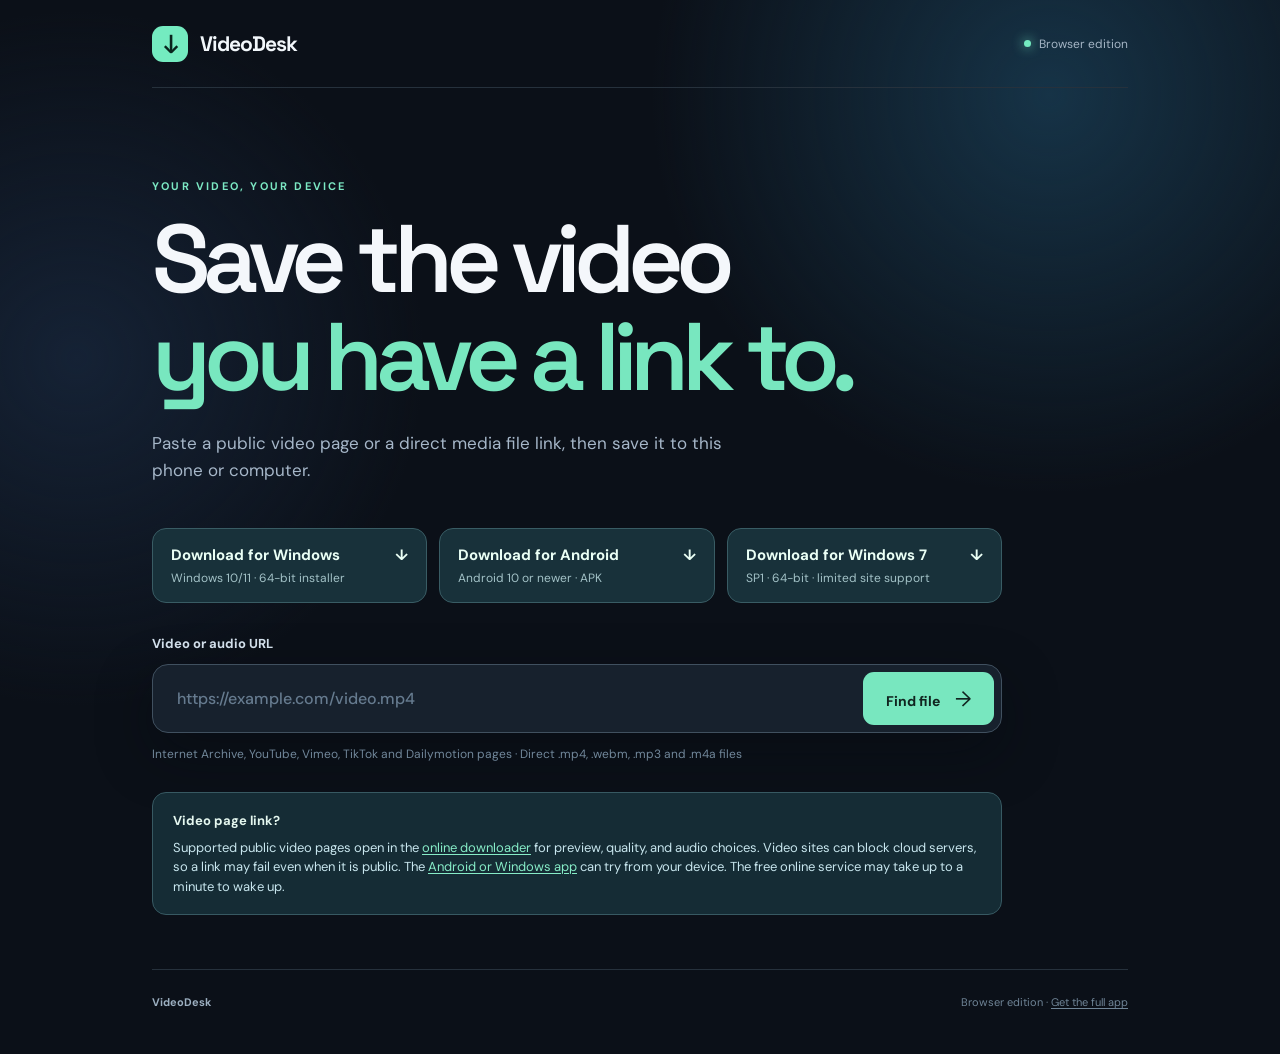
<file: index.html>
<!doctype html>
<html lang="en">
<head>
  <meta charset="utf-8">
  <meta name="viewport" content="width=device-width, initial-scale=1">
  <meta name="theme-color" content="#111827">
  <meta name="description" content="Preview and save direct public media links, or open the online downloader for supported video pages.">
  <link rel="icon" href="./windows/public/icon.svg" type="image/svg+xml">
  <link rel="apple-touch-icon" href="./windows/public/icon-192.png">
  <link rel="stylesheet" href="./windows/public/style.css">
  <link rel="stylesheet" href="./site.css">
  <title>VideoDesk — save a video to this device</title>
</head>
<body>
  <main class="shell">
    <header class="topbar">
      <a class="brand" href="./"><span class="brand-icon">↓</span><span>VideoDesk</span></a>
      <span class="local-badge"><span></span><span class="badge-text">Browser edition</span></span>
    </header>

    <section class="hero">
      <p class="eyebrow">YOUR VIDEO, YOUR DEVICE</p>
      <h1>Save the video<br><em>you have a link to.</em></h1>
      <p class="intro">Paste a public video page or a direct media file link, then save it to this phone or computer.</p>
      <div class="install-links" aria-label="Download VideoDesk apps">
        <a href="https://github.com/thelon3ly/videoDesk/releases/download/v1.0.0/VideoDesk-Windows-Setup.exe"><strong>Download for Windows <span aria-hidden="true">↓</span></strong><small>Windows 10/11 · 64-bit installer</small></a>
        <a href="https://github.com/thelon3ly/videoDesk/releases/download/v1.0.0/VideoDesk-Android.apk"><strong>Download for Android <span aria-hidden="true">↓</span></strong><small>Android 10 or newer · APK</small></a>
        <a href="https://github.com/thelon3ly/videoDesk/releases/download/v1.0.0/VideoDesk-Windows7-Setup.exe"><strong>Download for Windows 7 <span aria-hidden="true">↓</span></strong><small>SP1 · 64-bit · limited site support</small></a>
      </div>
      <form id="inspect-form" class="url-form">
        <label for="video-url">Video or audio URL</label>
        <div class="input-row">
          <input id="video-url" name="url" type="url" inputmode="url" autocomplete="url" placeholder="https://example.com/video.mp4" required>
          <button id="inspect-btn" type="submit">Find file <span aria-hidden="true">→</span></button>
        </div>
      </form>
        <p class="helper">Internet Archive, YouTube, Vimeo, TikTok and Dailymotion pages · Direct .mp4, .webm, .mp3 and .m4a files</p>
      <div class="site-note">
        <strong>Video page link?</strong>
          <span>Supported public video pages open in the <a href="https://videodesk-online.onrender.com/">online downloader</a> for preview, quality, and audio choices. Video sites can block cloud servers, so a link may fail even when it is public. The <a href="https://github.com/thelon3ly/videoDesk/releases/tag/v1.0.0">Android or Windows app</a> can try from your device. The free online service may take up to a minute to wake up.</span>
      </div>
    </section>

    <div id="message" class="message" role="status" aria-live="polite" hidden></div>
    <section id="result" class="result" hidden>
      <div class="result-head"><span class="step">01 / FILE FOUND</span><span id="source" class="source"></span></div>
      <h2 id="title"></h2>
      <p id="details" class="details"></p>
      <div class="preview-heading"><h3>Preview</h3><span>Play before saving</span></div>
      <div id="preview-frame" class="preview-frame"></div>
      <p id="preview-note" class="preview-note"></p>
      <div class="quality-heading"><h3>Available format</h3><span>Original file</span></div>
      <div class="jelly-radio" role="group" aria-label="Available format">
        <span class="jelly-chip" data-selected><span class="jelly-skin"><strong>Original</strong><small>As provided by the source</small></span></span>
      </div>
      <button id="download-btn" class="download-btn" type="button">Download file <span aria-hidden="true">↘</span></button>
      <p class="fineprint">For media you are permitted to save. Browser downloads depend on the source allowing cross-origin access.</p>
    </section>
    <section id="progress-panel" class="progress-panel" hidden>
      <div class="progress-top"><span id="progress-label">Downloading file…</span><strong id="percent">0%</strong></div>
      <div class="progress-track"><div id="progress-fill"></div></div>
      <p id="progress-note">Keep this page open until the save dialog appears.</p>
      <a id="save-link" class="save-link" href="#" hidden>Save file to this device <span aria-hidden="true">↓</span></a>
    </section>
    <footer><span>VideoDesk</span><span>Browser edition · <a href="https://github.com/thelon3ly/videoDesk/releases/tag/v1.0.0">Get the full app</a></span></footer>
  </main>
  <script src="./site.js" defer></script>
</body>
</html>
</file>
<file: windows/public/style.css>
@import url('https://fonts.googleapis.com/css2?family=DM+Sans:wght@400;500;600;700&family=Space+Grotesk:wght@400;500;600;700&display=swap');
[hidden]{display:none!important}
.local-badge.offline span:first-child{background:#ff8f85;box-shadow:0 0 12px #ff8f85}
.local-badge #server-label{width:auto;height:auto;border-radius:0;background:none;box-shadow:none}
.preview-heading{display:flex;align-items:baseline;justify-content:space-between;gap:12px;margin:23px 0 13px}.preview-heading h3{font:600 17px 'Space Grotesk',sans-serif;margin:0}.preview-heading span{font-size:12px;color:#8ca2b4}.preview-frame{position:relative;width:100%;min-width:0;aspect-ratio:16/9;min-height:210px;border:1px solid #405260;border-radius:15px;background:#0b1018;overflow:hidden}.preview-frame iframe,.preview-frame video{display:block;width:100%;height:100%;border:0;background:#05080c}.preview-fallback{position:relative;display:flex;align-items:center;justify-content:center;width:100%;height:100%;min-height:210px;color:#dce9f2;text-align:center;font-weight:600;padding:20px}.preview-fallback img{position:absolute;width:100%;height:100%;object-fit:cover;opacity:.35;filter:brightness(.65)}.preview-fallback span{position:relative;z-index:1}.preview-note{color:#8ca2b4;font-size:12px;line-height:1.5;margin:11px 0 22px}.preview-note a{color:#86ecc7;text-decoration:none}.preview-note a:hover{text-decoration:underline}
.typed-line{position:relative;display:block}.typed-measure{visibility:hidden}.typed-overlay{position:absolute;inset:0;white-space:normal}.typed-cursor{display:inline-block;margin-left:.07em;color:#f4f7fb;animation:typing-cursor-blink .6s ease-in-out infinite alternate}@keyframes typing-cursor-blink{to{opacity:0}}@media(prefers-reduced-motion:reduce){.typed-cursor{display:none}}
.media-toggle{display:inline-flex;align-items:center;gap:13px;margin:4px 0 21px}.mode-label{font-size:14px;font-weight:700;color:#8ea4b4;transition:color .25s}.mode-label.active{color:#78e7bf}.squish-switch{--thumb-x:4px;position:relative;display:inline-block;width:76px;height:38px;margin:0;padding:0;border:0;border-radius:19px;background:none;touch-action:pan-y;user-select:none;-webkit-tap-highlight-color:transparent}.squish-switch::after{content:'';position:absolute;inset:-7px}.squish-switch:focus-visible{outline:2px solid #d6ffec;outline-offset:4px}.squish-switch:disabled{opacity:.45;cursor:not-allowed}.squish-track{position:relative;display:block;width:76px;height:38px;border-radius:19px;background:#304351;box-shadow:inset 0 1px 3px #07101888;transition:background-color .32s}.squish-switch[data-on] .squish-track{background:#78e7bf}.squish-thumb{position:absolute;top:4px;left:0;width:30px;height:30px;transform:translateX(var(--thumb-x));transition:transform .42s cubic-bezier(.18,1.55,.35,1)}.squish-switch[data-on]{--thumb-x:42px}.squish-switch[data-held] .squish-thumb{transition:none}.squish-thumb-face{display:block;width:100%;height:100%;border-radius:50%;background:#78e7bf;box-shadow:0 2px 7px #07101866;transition:background-color .32s,scale .2s}.squish-switch[data-on] .squish-thumb-face{background:#10241f}.squish-switch:not(:disabled):hover .squish-thumb-face{scale:1.035}.squish-switch[data-held] .squish-thumb-face{scale:1.12}.quality-heading{border-top:1px solid #31404d}@media(prefers-reduced-motion:reduce){.mode-label,.squish-track,.squish-thumb,.squish-thumb-face{transition-duration:0ms!important}}
:root{font-family:'DM Sans',system-ui,sans-serif;color:#e5edf7;background:#0b1018;font-synthesis:none}*{box-sizing:border-box}body{margin:0;min-height:100vh;background:radial-gradient(circle at 82% 9%,#163347 0,transparent 28%),radial-gradient(circle at 6% 34%,#152235 0,transparent 25%),#0b1018}.shell{max-width:1040px;margin:auto;padding:0 32px}.topbar{height:88px;display:flex;align-items:center;justify-content:space-between;border-bottom:1px solid #26313c}.brand{display:flex;align-items:center;gap:12px;color:#f2f7fb;text-decoration:none;font-family:'Space Grotesk',sans-serif;font-size:21px;font-weight:700;letter-spacing:-.05em}.brand-icon{display:grid;place-items:center;width:36px;height:36px;border-radius:11px;background:#74ebc0;color:#09241d;font-size:26px;font-weight:500;line-height:1}.local-badge{display:flex;align-items:center;gap:8px;color:#a5b5c5;font-size:12px}.local-badge span{width:7px;height:7px;border-radius:50%;background:#74ebc0;box-shadow:0 0 12px #74ebc0}.hero{padding:80px 0 54px;max-width:850px}.eyebrow,.step{color:#7ce9c4;font-size:11px;font-weight:700;letter-spacing:.2em}.hero h1{margin:18px 0 23px;font:600 clamp(49px,8.7vw,96px)/1.02 'Space Grotesk',sans-serif;letter-spacing:-.075em;color:#f4f7fb}.hero h1 em{font-style:normal;color:#78e7bf}.intro{max-width:590px;color:#a6b7c9;font-size:17px;line-height:1.6;margin:0 0 44px}.url-form{max-width:850px}.url-form label{display:block;margin-bottom:12px;font-size:13px;font-weight:700;color:#d2dfeb}.input-row{display:flex;gap:8px;padding:7px;border:1px solid #40505f;border-radius:16px;background:#17212d;box-shadow:0 20px 55px #05090e66}.input-row:focus-within{border-color:#78e7bf}.input-row input{flex:1;min-width:0;padding:16px 17px;background:none;border:0;outline:0;color:#f4f7fb;font:500 16px 'DM Sans',sans-serif}.input-row input::placeholder{color:#667b8f}button{cursor:pointer;font:700 14px 'DM Sans',sans-serif}.input-row button,.download-btn,.save-link{border:0;border-radius:11px;padding:0 23px;background:#78e7bf;color:#10241f;transition:background .2s,transform .2s;white-space:nowrap}.input-row button:hover,.download-btn:hover,.save-link:hover{background:#a5f6d6;transform:translateY(-1px)}button:disabled{opacity:.5;cursor:wait;transform:none}.input-row button span,.download-btn span,.save-link span{margin-left:12px;font-size:21px;font-weight:400}.helper{font-size:12px;color:#71879a;margin:13px 0}.message{padding:16px 19px;border-radius:12px;border:1px solid #95514d;background:#3b2425;color:#ffccca;margin-bottom:24px;line-height:1.5}.message.info{border-color:#375962;background:#152c35;color:#c8e6ee}.result,.progress-panel{padding:27px 31px 31px;margin:20px 0 32px;border:1px solid #354453;background:#17212bdd;border-radius:22px;box-shadow:0 22px 60px #03060933}.result-head{display:flex;justify-content:space-between;gap:20px}.source{font-size:12px;color:#8eacb9}.result h2{font:600 clamp(25px,4vw,38px)/1.2 'Space Grotesk',sans-serif;letter-spacing:-.045em;margin:18px 0 8px;overflow-wrap:anywhere}.details{color:#8ca2b4;margin:0 0 27px;font-size:13px}.quality-heading{display:flex;align-items:baseline;justify-content:space-between;border-top:1px solid #31404d;padding-top:25px}.quality-heading h3{font:600 17px 'Space Grotesk',sans-serif;margin:0 0 15px}.quality-heading span{font-size:12px;color:#8ca2b4}.qualities{display:grid;grid-template-columns:repeat(auto-fit,minmax(135px,1fr));gap:10px}.quality{position:relative;display:flex;align-items:center;justify-content:space-between;gap:8px;padding:15px;border:1px solid #425360;border-radius:12px;color:#d8e5ef;cursor:pointer;min-height:70px}.quality:has(input:checked){border-color:#78e7bf;background:#1b3b38}.quality input{position:absolute;opacity:0}.quality strong{font:600 19px 'Space Grotesk',sans-serif}.quality small{display:block;color:#8ea4b4;font-size:11px;margin-top:3px}.quality .check{width:17px;height:17px;border:1px solid #778c9b;border-radius:50%}.quality:has(input:checked) .check{border:5px solid #78e7bf;background:#132a29}.download-btn{height:53px;margin-top:21px;min-width:240px}.fineprint{font-size:11px;line-height:1.5;color:#8193a5;margin:16px 0 0}.progress-top{display:flex;justify-content:space-between;font-size:14px}.progress-top strong{color:#78e7bf}.progress-track{height:8px;background:#31404d;border-radius:99px;overflow:hidden;margin-top:18px}.progress-track div{height:100%;width:0;background:#78e7bf;transition:width .3s}.progress-panel p{font-size:12px;color:#8ea4b4}.save-link{display:inline-flex;align-items:center;height:52px;text-decoration:none;margin-top:10px}footer{display:flex;justify-content:space-between;gap:20px;border-top:1px solid #26313c;padding:25px 0 45px;color:#6f8496;font-size:11px}footer span:first-child{font-weight:700;color:#9cafc0}@media(max-width:620px){.shell{padding:0 19px}.topbar{height:70px}.brand{font-size:19px}.local-badge{font-size:0}.local-badge span{width:8px;height:8px}.hero{padding:55px 0 35px}.hero h1{font-size:clamp(45px,12vw,68px)}.intro{font-size:15px;margin-bottom:30px}.input-row{display:block}.input-row input{width:100%;padding:16px 13px}.input-row button{width:100%;height:48px}.result,.progress-panel{padding:22px 19px}.quality{min-height:64px}.download-btn{width:100%}footer{font-size:10px}}
.jelly-radio{display:flex;flex-wrap:wrap;align-items:center;gap:10px;padding:12px 24px 14px;min-height:76px;margin:0 -12px}
.jelly-chip{--jelly-x:0px;--jelly-scale:1;--jelly-delay:0ms;position:relative;display:inline-flex;align-items:center;justify-content:center;min-width:100px;min-height:52px;cursor:pointer;transform:translateX(var(--jelly-x)) scale(var(--jelly-scale));transition:transform 420ms cubic-bezier(.2,1.45,.3,1) var(--jelly-delay);transform-origin:center;z-index:1;-webkit-tap-highlight-color:transparent}
.jelly-chip[data-selected]{z-index:2}
.jelly-chip input{position:absolute;width:1px;height:1px;opacity:0;pointer-events:none}
.jelly-skin{display:flex;flex-direction:column;align-items:center;justify-content:center;width:100%;min-height:52px;padding:9px 17px;border:1px solid #425360;border-radius:18px;background:#253340;color:#e5edf7;text-align:center;white-space:nowrap;box-shadow:0 2px 5px #05090e20;transition:background-color .22s,border-color .22s,color .22s,box-shadow .22s}
.jelly-chip strong{font:700 15px/1.15 'Space Grotesk',sans-serif}
.jelly-chip small{display:block;color:#a8bac7;font-size:10px;line-height:1.2;margin-top:3px;transition:color .22s}
.jelly-chip[data-selected] .jelly-skin{background:#78e7bf;border-color:#78e7bf;color:#10241f;box-shadow:0 7px 22px #78e7bf24}
.jelly-chip[data-selected] small{color:#305449}
.jelly-chip:not([data-selected]):hover .jelly-skin{border-color:#8fb8ad;background:#30483f}
.jelly-chip input:focus-visible + .jelly-skin{outline:2px solid #f3fff9;outline-offset:4px}
@media(max-width:620px){.jelly-radio{gap:9px;padding:12px 15px;margin:0 -8px}.jelly-chip{min-width:calc(50% - 9px);min-height:55px}.jelly-skin{min-height:55px;padding:8px 10px}.jelly-chip strong{font-size:14px}}
@media(prefers-reduced-motion:reduce){.jelly-chip,.jelly-skin,.jelly-chip small{transition-duration:0ms!important}}
</file>
<file: site.css>
.site-note{display:grid;gap:7px;max-width:850px;margin-top:30px;padding:18px 20px;border:1px solid #375962;border-radius:14px;background:#152c35;color:#c8e6ee;font-size:13px;line-height:1.5}
.install-links{display:grid;grid-template-columns:repeat(3,minmax(0,1fr));gap:12px;max-width:900px;margin:28px 0 32px}
.install-links a{display:flex;flex-direction:column;gap:5px;padding:16px 18px;border:1px solid #395c64;border-radius:14px;background:#18313a;color:#eafff5;text-decoration:none;transition:background .2s,border-color .2s}
.install-links a:hover,.install-links a:focus-visible{background:#1d4249;border-color:#7ae6bc}
.install-links strong{display:flex;justify-content:space-between;gap:12px;font-size:15px}
.install-links small{color:#a3c2c7;font-size:12px}
.local-badge .badge-text{width:auto;height:auto;border-radius:0;background:none;box-shadow:none;white-space:nowrap}
.site-note strong{color:#e5f8f0}
.site-note a,.preview-note a,footer a{color:#86ecc7;text-decoration:underline;text-underline-offset:2px}
.site-note a:hover,.preview-note a:hover,footer a:hover{color:#b1ffdf}
.preview-frame audio{display:block;width:100%;margin:auto}
.preview-frame:has(audio){display:flex;align-items:center;padding:30px;min-height:130px;aspect-ratio:auto}
.jelly-chip{cursor:default}
footer a{color:inherit}
@media(max-width:620px){.badge-text{display:none}.install-links{grid-template-columns:1fr;margin:24px 0}.site-note{margin-top:24px}.preview-frame:has(audio){padding:16px}}
</file>
